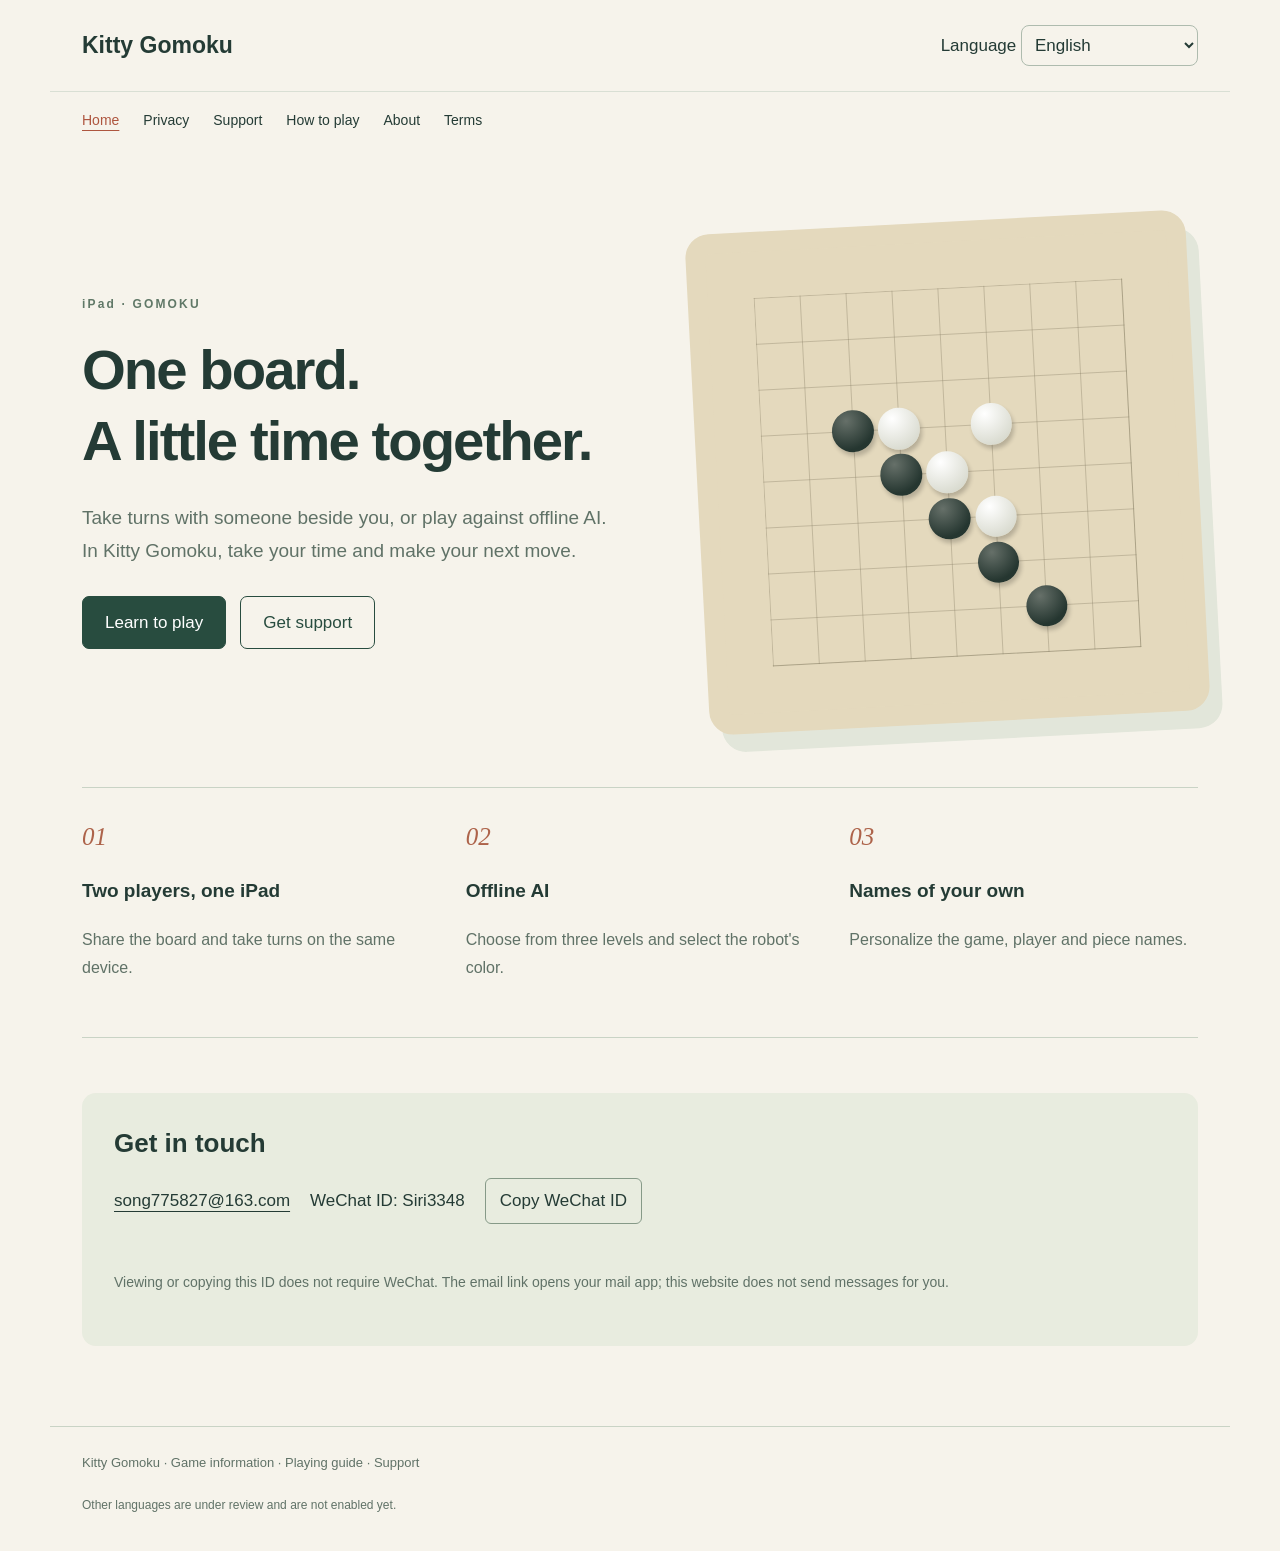
<file: index.html>
<!doctype html><html lang="zh-Hans"><head><meta charset="utf-8"><meta name="viewport" content="width=device-width,initial-scale=1"><meta name="description" content="猫咪五子棋 iPad 五子棋：游戏介绍、技术支持、玩法与隐私说明。"><meta name="referrer" content="strict-origin-when-cross-origin"><title>猫咪五子棋 · 首页</title><link rel="stylesheet" href="style.css"><script defer src="content.js?v=kitty-20261117"></script><script defer src="app.js?v=kitty-20261117"></script></head><body data-page="index"><header><a class="brand" href="index.html">猫咪五子棋</a><label><span id="language-label">语言</span> <select id="language" aria-labelledby="language-label"><option value="zh-Hans">简体中文</option><option value="en">English</option><option value="vi">Tiếng Việt</option><option value="zh-Hant" disabled>繁體中文</option><option value="ja" disabled>日本語</option><option value="hi" disabled>हिन्दी</option><option value="es" disabled>Español</option><option value="pt-BR" disabled>Português (Brasil)</option><option value="id" disabled>Bahasa Indonesia</option><option value="ko" disabled>한국어</option></select></label></header><nav aria-label="Navigation"></nav><main id="main"><h1>首页</h1><p>猫咪五子棋 · iPad 五子棋</p><noscript><p>请启用 JavaScript 查看完整多语言内容。联系：<a href="mailto:song775827@163.com">song775827@163.com</a> · WeChat ID: Siri3348</p></noscript></main><footer></footer></body></html>
</file>
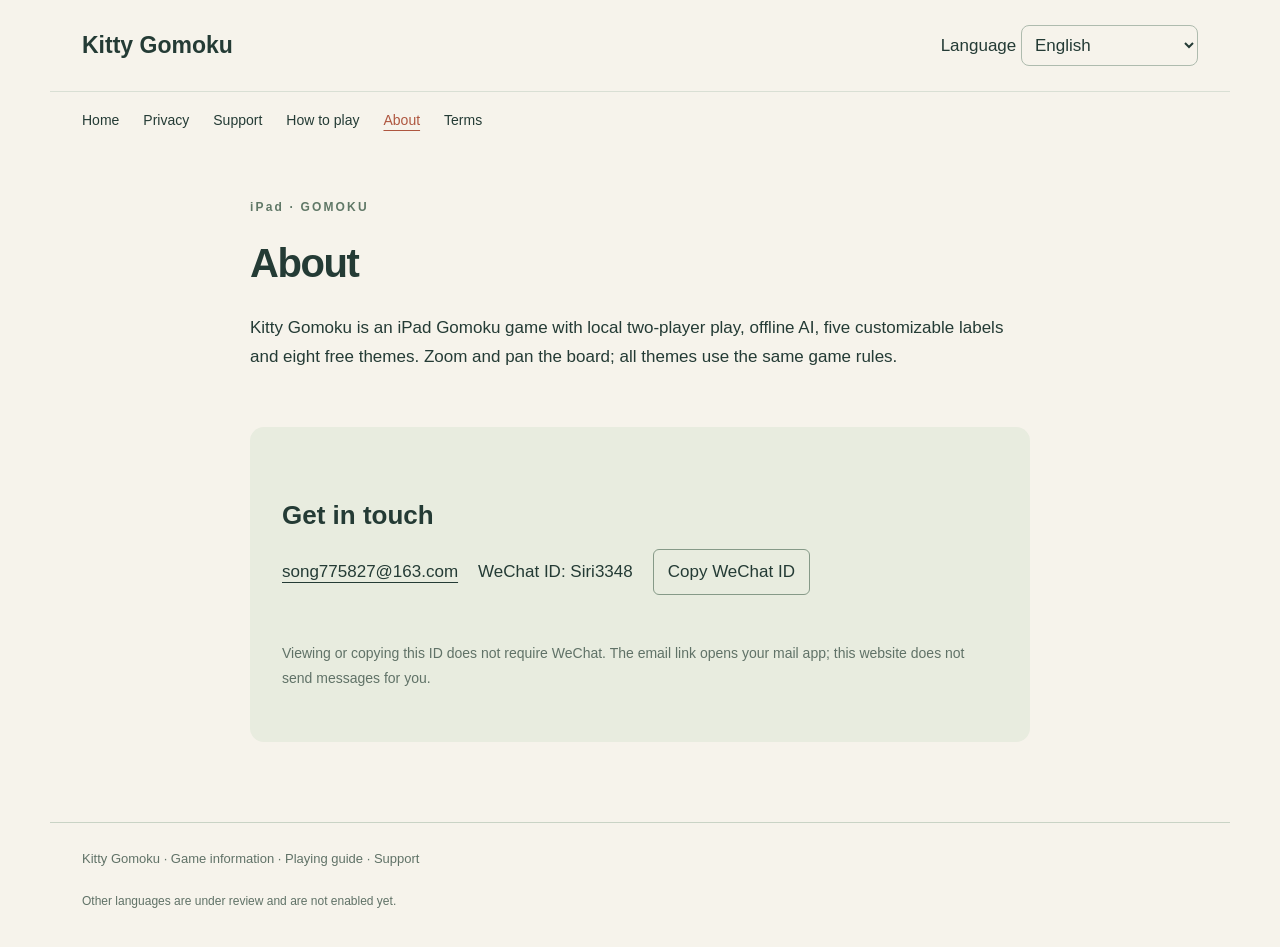
<file: about.html>
<!doctype html><html lang="zh-Hans"><head><meta charset="utf-8"><meta name="viewport" content="width=device-width,initial-scale=1"><meta name="description" content="猫咪五子棋 iPad 五子棋：游戏介绍、技术支持、玩法与隐私说明。"><meta name="referrer" content="strict-origin-when-cross-origin"><title>猫咪五子棋 · 关于游戏</title><link rel="stylesheet" href="style.css"><script defer src="content.js?v=kitty-20261119-policy"></script><script defer src="app.js?v=kitty-20261119-policy"></script></head><body data-page="about"><header><a class="brand" href="index.html">猫咪五子棋</a><label><span id="language-label">语言</span> <select id="language" aria-labelledby="language-label"><option value="zh-Hans">简体中文</option><option value="en">English</option><option value="vi">Tiếng Việt</option><option value="zh-Hant" disabled>繁體中文</option><option value="ja" disabled>日本語</option><option value="hi" disabled>हिन्दी</option><option value="es" disabled>Español</option><option value="pt-BR" disabled>Português (Brasil)</option><option value="id" disabled>Bahasa Indonesia</option><option value="ko" disabled>한국어</option></select></label></header><nav aria-label="Navigation"></nav><main id="main"><h1>关于游戏</h1><p>《猫咪五子棋》是一款为 iPad 设计的五子棋游戏，支持本机双人、离线 AI、五项文字自定义与八款免费主题。棋盘可缩放和平移，玩法始终由同一套规则驱动。</p><p><a href="mailto:song775827@163.com">song775827@163.com</a> · WeChat Siri3348</p></main><footer></footer></body></html>
</file>
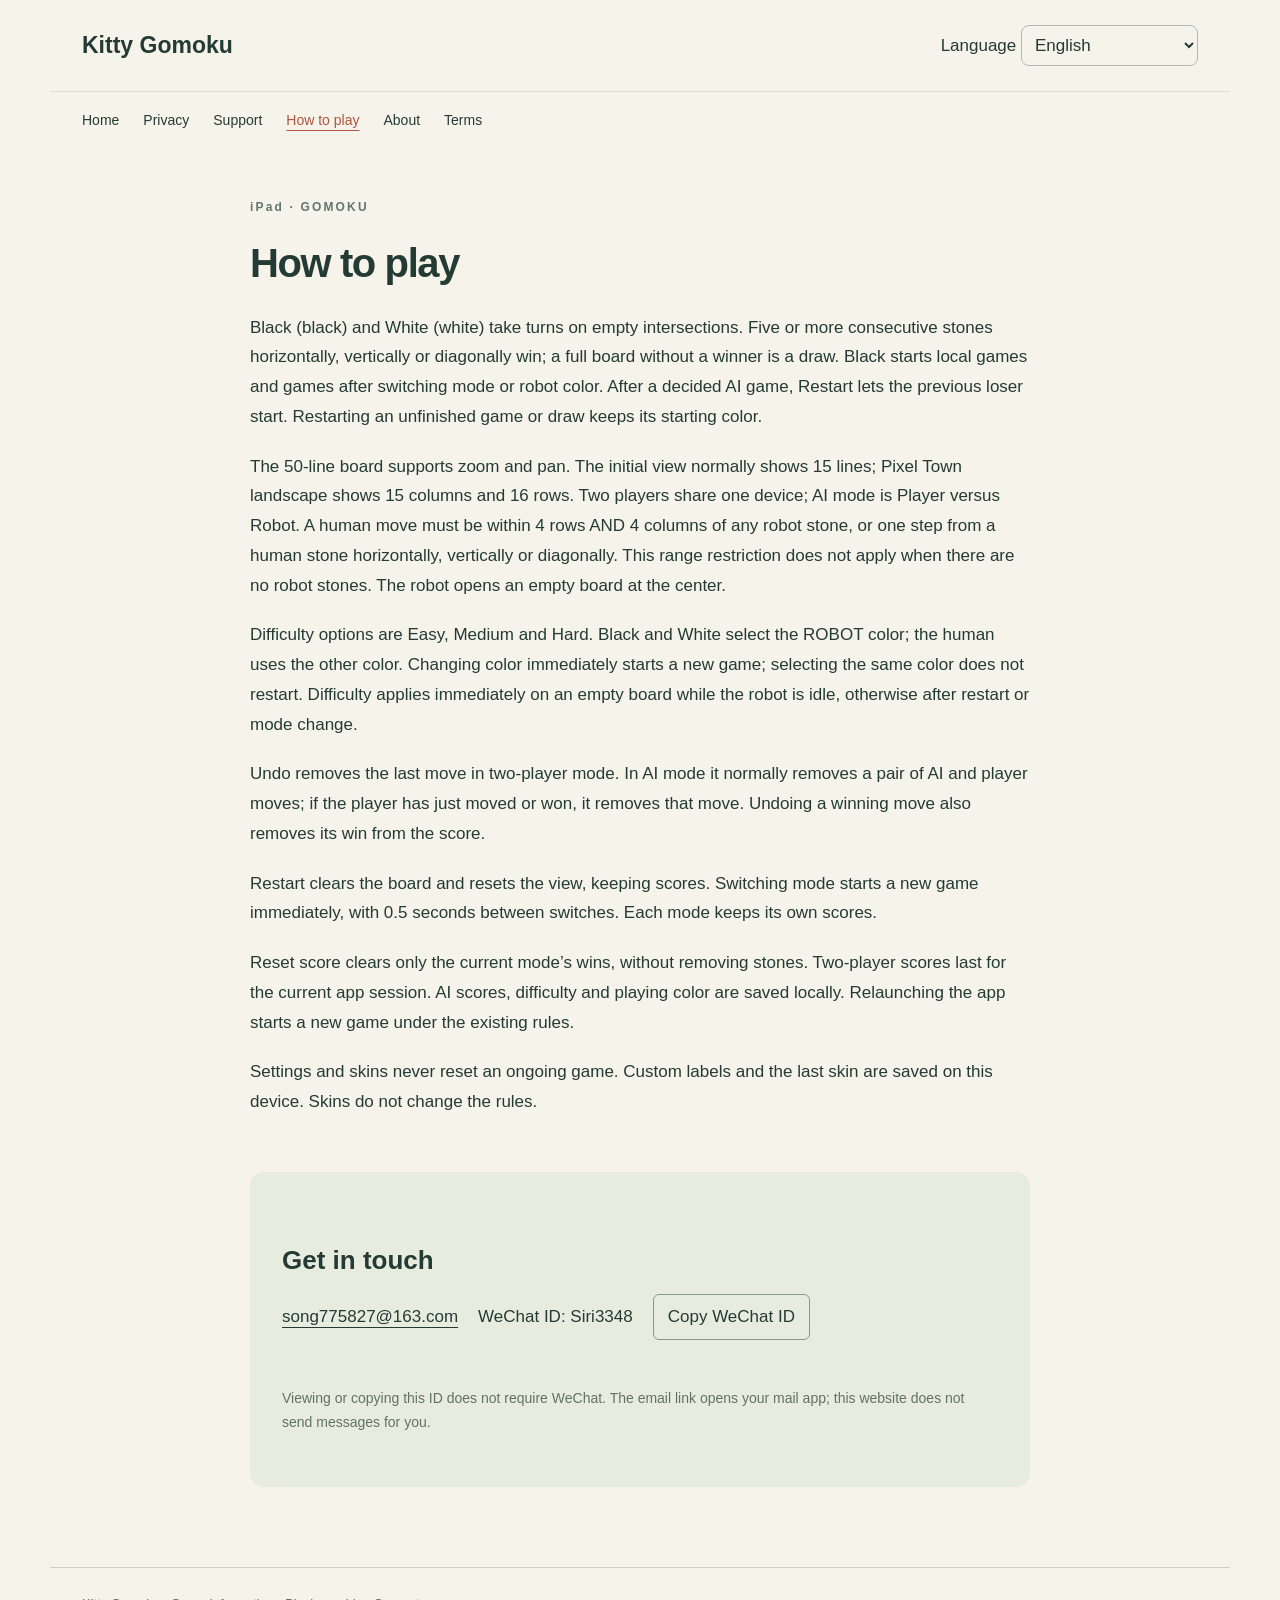
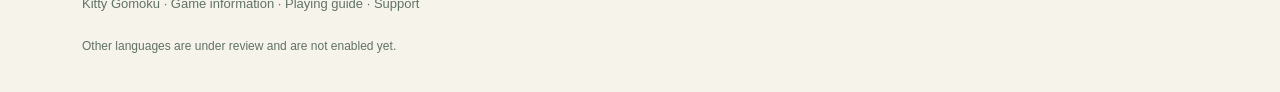
<file: how-to-play.html>
<!doctype html><html lang="zh-Hans"><head><meta charset="utf-8"><meta name="viewport" content="width=device-width,initial-scale=1"><meta name="description" content="猫咪五子棋 iPad 五子棋：游戏介绍、技术支持、玩法与隐私说明。"><meta name="referrer" content="strict-origin-when-cross-origin"><title>猫咪五子棋 · 玩法说明</title><link rel="stylesheet" href="style.css"><script defer src="content.js?v=kitty-20261119-policy"></script><script defer src="app.js?v=kitty-20261119-policy"></script></head><body data-page="how-to-play"><header><a class="brand" href="index.html">猫咪五子棋</a><label><span id="language-label">语言</span> <select id="language" aria-labelledby="language-label"><option value="zh-Hans">简体中文</option><option value="en">English</option><option value="vi">Tiếng Việt</option><option value="zh-Hant" disabled>繁體中文</option><option value="ja" disabled>日本語</option><option value="hi" disabled>हिन्दी</option><option value="es" disabled>Español</option><option value="pt-BR" disabled>Português (Brasil)</option><option value="id" disabled>Bahasa Indonesia</option><option value="ko" disabled>한국어</option></select></label></header><nav aria-label="Navigation"></nav><main id="main"><h1>玩法说明</h1><p>黑棋（黑色）与白棋（白色）轮流在空交叉点落子。横、竖或斜方向连续五枚及以上同色棋子获胜；棋盘填满且无人获胜则为平局。双人模式、切换模式或更换机器人棋色后由黑棋先手。人机对局分出胜负后，重新开始由上一局输方先手；未结束或平局重开保留该局先手。</p><p>棋盘为50路，可缩放和拖动；通常初始显示15条线，像素小镇横屏为15列、16行。双人对弈由两位玩家在同一设备交替操作。人机模式为玩家对机器人。玩家落子须与任意机器人棋子的行、列距离均不超过4格，或与己方棋子在横、竖、斜方向相邻一格；没有机器人棋子时不受此范围限制。机器人在空棋盘首手落在中心。</p><p>难度为初级、中级、困难；执黑、执白选择的是机器人的棋色，玩家使用另一色。选择不同棋色立即开始新棋局，重复选择同色不重开。难度在空棋局且机器人未思考时立即生效，否则在重新开始或切换模式后生效。</p><p>双人悔棋撤回最后一步。人机悔棋通常撤回机器人及玩家的一组落子；若玩家刚下或刚获胜，则撤回该步。撤销获胜步骤会撤销对应的本局胜场。</p><p>重新开始立即清空当前棋局并恢复默认视野，保留比分。切换模式直接开始新棋局，连续切换间隔0.5秒，两种模式比分分别保留。</p><p>比分清零只清除当前模式的胜场，不删除棋子。双人比分仅在本次运行期间保存；人机比分与难度、执棋偏好会保存在本机。应用重新启动仍按原规则进入新棋局。</p><p>设置与换肤不会重置正在进行的棋局。自定义文字与上次选择的皮肤保存在本机；换肤不影响落子规则。</p><p><a href="mailto:song775827@163.com">song775827@163.com</a> · WeChat Siri3348</p></main><footer></footer></body></html>
</file>
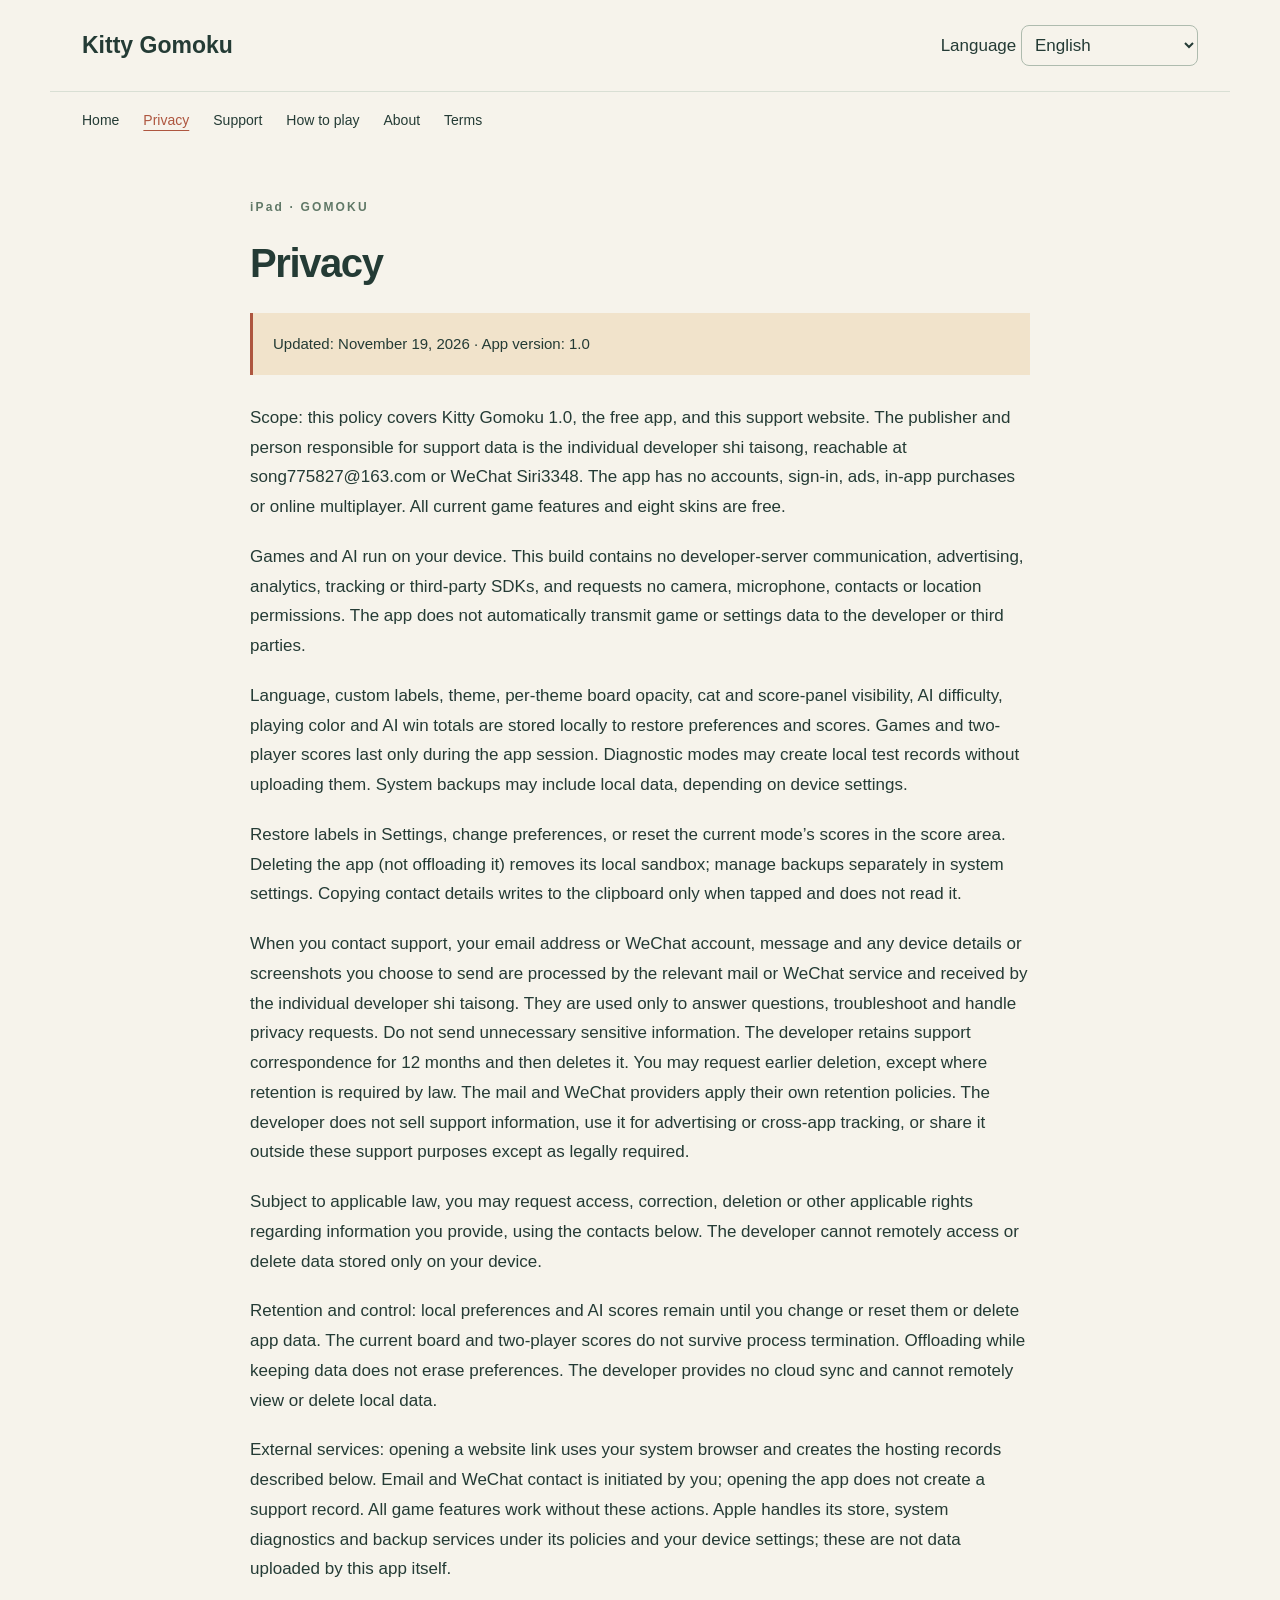
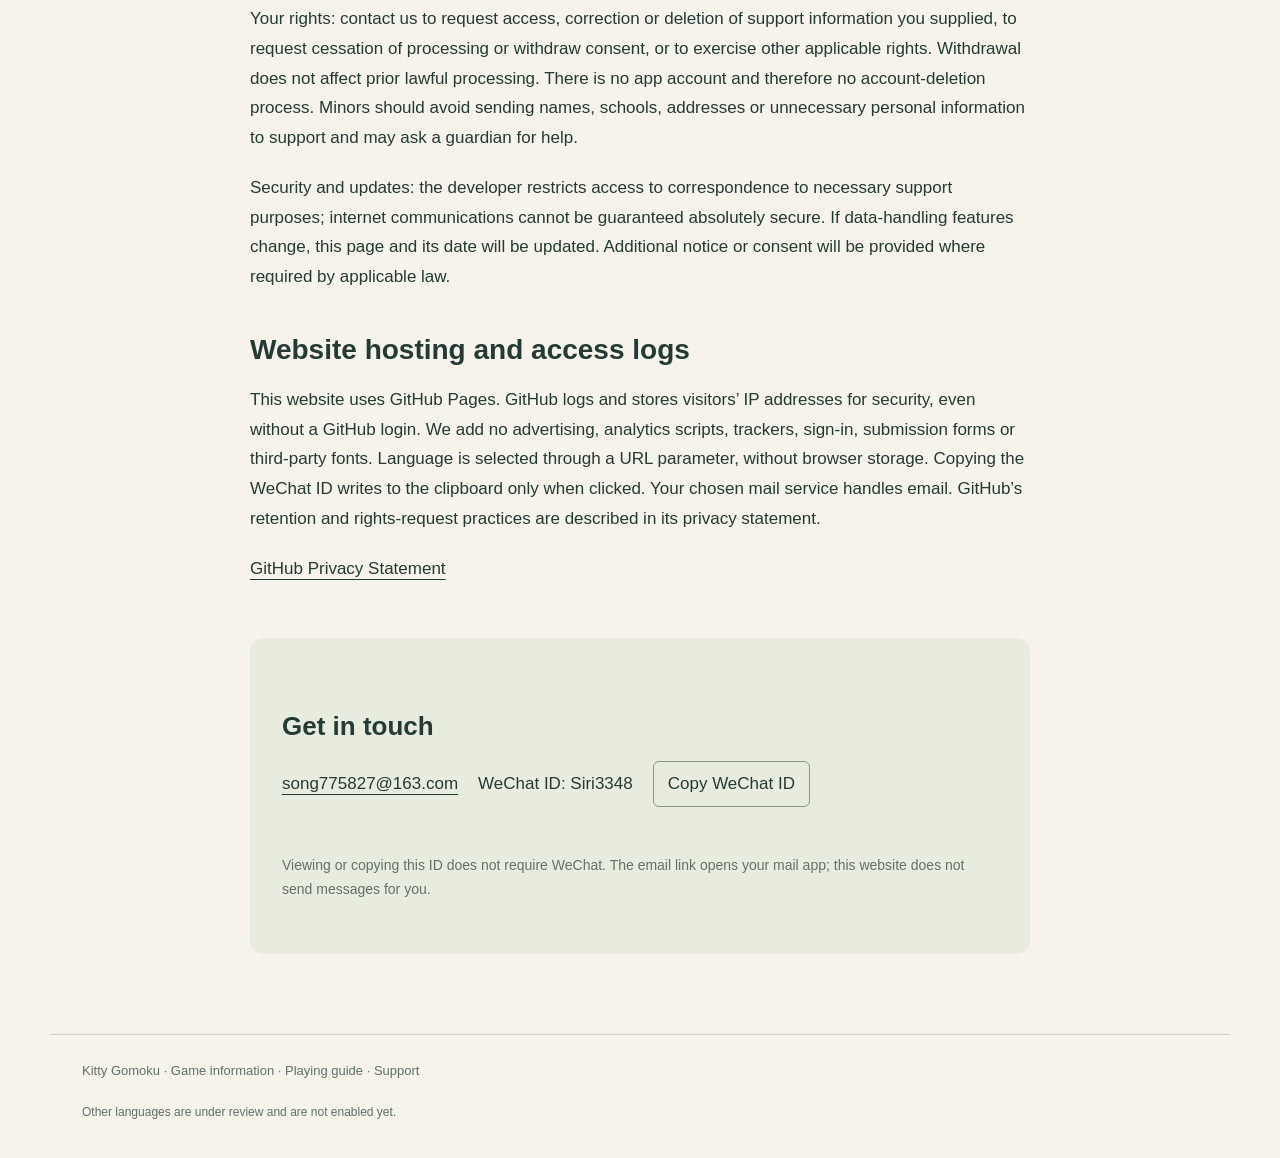
<file: privacy.html>
<!doctype html><html lang="zh-Hans"><head><meta charset="utf-8"><meta name="viewport" content="width=device-width,initial-scale=1"><meta name="description" content="猫咪五子棋 iPad 五子棋：游戏介绍、技术支持、玩法与隐私说明。"><meta name="referrer" content="strict-origin-when-cross-origin"><title>猫咪五子棋 · 隐私政策</title><link rel="stylesheet" href="style.css"><script defer src="content.js?v=kitty-20261119-policy"></script><script defer src="app.js?v=kitty-20261119-policy"></script></head><body data-page="privacy"><header><a class="brand" href="index.html">猫咪五子棋</a><label><span id="language-label">语言</span> <select id="language" aria-labelledby="language-label"><option value="zh-Hans">简体中文</option><option value="en">English</option><option value="vi">Tiếng Việt</option><option value="zh-Hant" disabled>繁體中文</option><option value="ja" disabled>日本語</option><option value="hi" disabled>हिन्दी</option><option value="es" disabled>Español</option><option value="pt-BR" disabled>Português (Brasil)</option><option value="id" disabled>Bahasa Indonesia</option><option value="ko" disabled>한국어</option></select></label></header><nav aria-label="Navigation"></nav><main id="main"><h1>隐私政策</h1><p>适用范围：本政策适用于《猫咪五子棋》1.0 免费版及本支持网站。App 的发布者及客服数据负责人为个人开发者 shi taisong，联系邮箱 song775827@163.com，微信 Siri3348。App 无账号、登录、广告、内购或在线对战。所有现有游戏功能和八款皮肤免费。</p><p>本版本的对局与 AI 在设备上运行，代码未包含开发者服务器通信、广告、分析、跟踪或第三方 SDK，也不申请相机、麦克风、联系人或位置权限。App 不自动向开发者或第三方传输游戏及设置数据。</p><p>本机保存语言、自定义名称、皮肤、各皮肤棋盘透明度、猫咪与比分面板开关、AI 难度与执棋颜色及人机胜局，用于恢复偏好和比分。棋局和双人比分仅保留在当前运行期间；诊断模式可生成本地测试记录，不自动上传。系统备份可能包含本机数据，由设备的备份设置控制。</p><p>可在设置中恢复文字、切换偏好，在比分区清零当前模式比分；删除 App（不是卸载保留数据）可清除本机沙盒，备份需另行在系统中管理。复制联系方式只在点击时写入剪贴板，不读取剪贴板。</p><p>主动联系客服时，你的邮箱地址或微信账号、消息内容及你选择发送的设备信息、截图由相应邮件或微信服务处理，并由个人开发者 shi taisong 接收，仅用于回答问题、排查故障和处理隐私请求。请勿提供不必要的敏感信息。开发者保留客服通信 12 个月，到期删除；你也可提前请求删除，法律要求保留的部分除外。邮件或微信服务商自己的保存规则由其政策规定。开发者不出售客服信息，不将其用于广告或跨应用追踪；不会为上述支持用途之外向他人共享，法律要求的披露除外。</p><p>根据适用法律，你可请求查阅、更正、删除所提供的个人信息或行使其他适用权利。请通过下列联系方式提出请求；开发者无法远程读取或删除仅保存在设备上的数据。</p><p>保存期限与控制：本机偏好和人机比分保留至你修改、清零或删除 App 数据；当前棋局与双人比分在进程结束后不保留。卸载但保留数据不会清除偏好。开发者不提供云同步，也无法远程查看或删除本机数据。</p><p>外部服务：点击网站链接会由系统浏览器访问本网站，产生下述托管访问记录；发送邮件或使用微信由你主动进行，不会因打开 App 自动建立客服记录。无需这些操作也可使用全部游戏功能。Apple 的商店、系统诊断和备份服务由 Apple 按其政策及你的设备设置处理；它们不属于本 App 自行上传的数据。</p><p>用户权利：你可以通过上述联系方式申请查阅、更正、删除你提交的客服信息，或提出停止处理、撤回同意及其他适用权利请求。撤回不影响此前合法处理。没有 App 账号，因此没有账号注销流程。未成年人联系支持时请避免发送姓名、学校、地址或其他不必要个人信息，可请监护人协助。</p><p>安全与更新：开发者限制客服信息访问，用于必要支持；互联网通信无法保证绝对安全。涉及数据处理的功能变化时，本页面会更新日期和政策，依法需要另行告知或取得同意时再行办理。</p><p>本网站使用 GitHub Pages。GitHub 为安全目的记录并保存访问者 IP 地址，即使访问者没有登录 GitHub。本网站未添加广告、统计脚本、追踪器、登录、提交表单或第三方字体；语言由页面 URL 参数选择，不写入浏览器存储。复制微信号仅在点击时写入剪贴板。邮件由你选择的邮件服务处理。GitHub 的保存期限与权利请求方式以其隐私声明为准。</p><p><a href="mailto:song775827@163.com">song775827@163.com</a> · WeChat Siri3348</p></main><footer></footer></body></html>
</file>
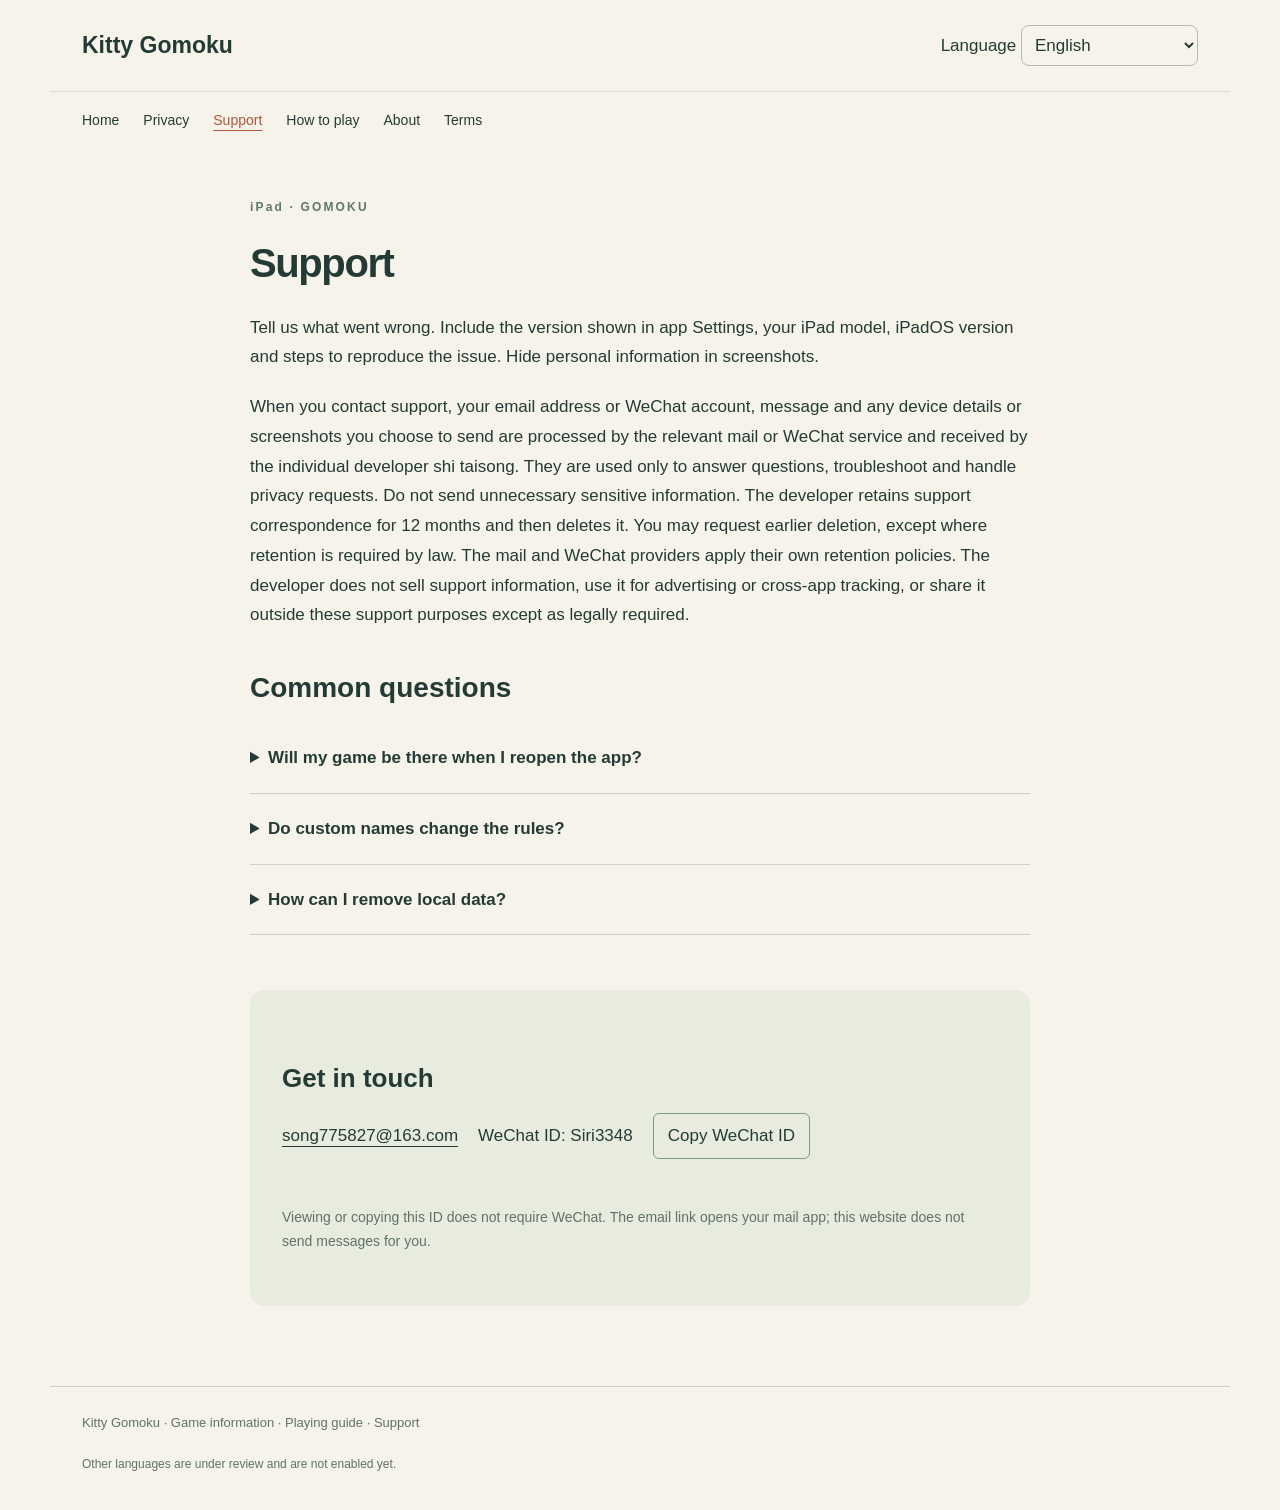
<file: support.html>
<!doctype html><html lang="zh-Hans"><head><meta charset="utf-8"><meta name="viewport" content="width=device-width,initial-scale=1"><meta name="description" content="猫咪五子棋 iPad 五子棋：游戏介绍、技术支持、玩法与隐私说明。"><meta name="referrer" content="strict-origin-when-cross-origin"><title>猫咪五子棋 · 技术支持</title><link rel="stylesheet" href="style.css"><script defer src="content.js?v=kitty-20261119-policy"></script><script defer src="app.js?v=kitty-20261119-policy"></script></head><body data-page="support"><header><a class="brand" href="index.html">猫咪五子棋</a><label><span id="language-label">语言</span> <select id="language" aria-labelledby="language-label"><option value="zh-Hans">简体中文</option><option value="en">English</option><option value="vi">Tiếng Việt</option><option value="zh-Hant" disabled>繁體中文</option><option value="ja" disabled>日本語</option><option value="hi" disabled>हिन्दी</option><option value="es" disabled>Español</option><option value="pt-BR" disabled>Português (Brasil)</option><option value="id" disabled>Bahasa Indonesia</option><option value="ko" disabled>한국어</option></select></label></header><nav aria-label="Navigation"></nav><main id="main"><h1>技术支持</h1><p>联系与支持</p><p><a href="mailto:song775827@163.com">song775827@163.com</a> · WeChat Siri3348</p></main><footer></footer></body></html>
</file>
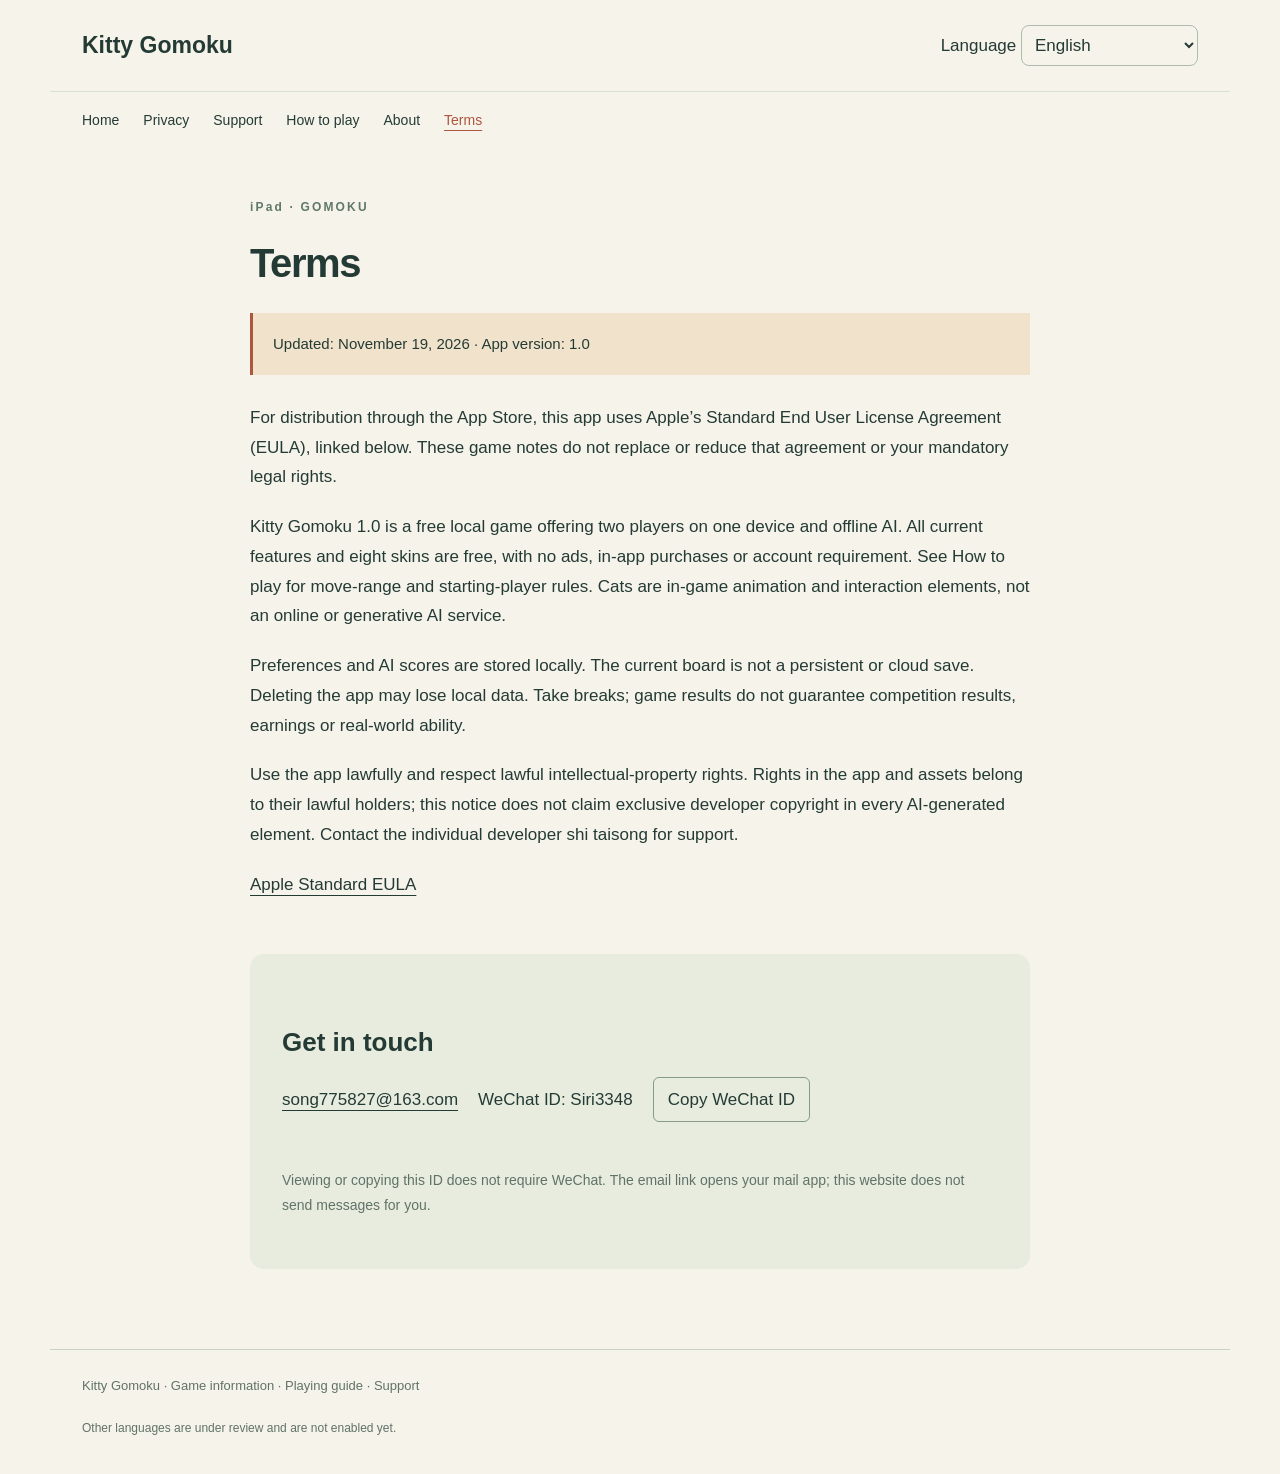
<file: terms.html>
<!doctype html><html lang="zh-Hans"><head><meta charset="utf-8"><meta name="viewport" content="width=device-width,initial-scale=1"><meta name="description" content="猫咪五子棋 iPad 五子棋：游戏介绍、技术支持、玩法与隐私说明。"><meta name="referrer" content="strict-origin-when-cross-origin"><title>猫咪五子棋 · 使用条款</title><link rel="stylesheet" href="style.css"><script defer src="content.js?v=kitty-20261119-policy"></script><script defer src="app.js?v=kitty-20261119-policy"></script></head><body data-page="terms"><header><a class="brand" href="index.html">猫咪五子棋</a><label><span id="language-label">语言</span> <select id="language" aria-labelledby="language-label"><option value="zh-Hans">简体中文</option><option value="en">English</option><option value="vi">Tiếng Việt</option><option value="zh-Hant" disabled>繁體中文</option><option value="ja" disabled>日本語</option><option value="hi" disabled>हिन्दी</option><option value="es" disabled>Español</option><option value="pt-BR" disabled>Português (Brasil)</option><option value="id" disabled>Bahasa Indonesia</option><option value="ko" disabled>한국어</option></select></label></header><nav aria-label="Navigation"></nav><main id="main"><h1>使用条款</h1><p>本 App 通过 App Store 分发时采用 Apple 标准最终用户许可协议（Standard EULA）。下方链接为完整条款；本页游戏说明不替代或削减该协议及适用法律中的用户权利。</p><p>《猫咪五子棋》1.0 为免费本地游戏，包含同屏双人和离线人机模式；全部现有功能与八款皮肤免费，无广告和内购，不需要账号。玩法、落子范围和先手规则见玩法说明。猫咪为游戏内动画与互动元素，不代表联网或生成式 AI 服务。</p><p>偏好与人机比分保存在本机；当前棋局不作持久化或云端存档。删除 App 可能丢失本机数据。请适度游戏，勿将游戏成绩视为任何竞赛、收益或现实能力保证。</p><p>请依法使用并尊重合法知识产权。应用及素材的权利归依法享有权利的主体所有；本说明不宣称开发者独占所有 AI 生成元素的著作权。疑问或问题请联系个人开发者 shi taisong。</p><p><a href="mailto:song775827@163.com">song775827@163.com</a> · WeChat Siri3348</p><p><a href="https://www.apple.com/legal/internet-services/itunes/dev/stdeula/">Apple Standard EULA</a></p></main><footer></footer></body></html>
</file>
<file: style.css>
*{box-sizing:border-box}body{margin:0;background:#f6f3eb;color:#243b35;font:17px/1.75 -apple-system,BlinkMacSystemFont,"Segoe UI",sans-serif}a{color:inherit;text-underline-offset:5px}button,select{font:inherit;color:inherit}button,a,select{-webkit-tap-highlight-color:transparent}button:focus-visible,a:focus-visible,select:focus-visible{outline:3px solid #a7533a;outline-offset:5px}header{max-width:1180px;margin:auto;padding:25px 32px;display:flex;align-items:center;justify-content:space-between;gap:20px;border-bottom:1px solid #d9dfd4}.brand{text-decoration:none;font-size:23px;font-weight:700;white-space:nowrap}.heart{color:#b75f48}select{max-width:190px;background:transparent;border:1px solid #aebbae;border-radius:8px;padding:9px}nav{max-width:1180px;margin:auto;padding:16px 32px;display:flex;gap:24px;flex-wrap:wrap;font-size:14px}nav a{text-decoration:none}nav a[aria-current=page]{color:#ae563f;text-decoration:underline}main{max-width:1180px;margin:auto;padding:48px 32px 80px}.hero{display:grid;grid-template-columns:1.1fr 1fr;align-items:center;gap:64px;padding:25px 0 65px}.eyebrow{font-size:12px;letter-spacing:.18em;font-weight:700;color:#607867}h1{font-size:clamp(36px,4.4vw,62px);font-weight:650;line-height:1.25;letter-spacing:-.035em;white-space:pre-line;margin:20px 0 25px}h2{font-size:28px;line-height:1.4;margin:0 0 16px}h3{font-size:19px}p{margin:0 0 20px;overflow-wrap:anywhere}.intro{max-width:530px;font-size:19px;color:#607267}.actions{display:flex;gap:14px;flex-wrap:wrap;margin-top:28px}.button{display:inline-block;background:#284c3f;color:#fff;text-decoration:none;border:1px solid #284c3f;padding:11px 22px;border-radius:7px;cursor:pointer}.button.secondary{background:transparent;color:#284c3f}.board-art{aspect-ratio:1;background:#e4d9bd;border:20px solid #e4d9bd;border-radius:24px;box-shadow:12px 18px 0 #e2e6da;position:relative;transform:rotate(-3deg)}.grid{position:absolute;inset:10%;background-image:linear-gradient(#8d846a66 1px,transparent 1px),linear-gradient(90deg,#8d846a66 1px,transparent 1px);background-size:12.5% 12.5%;border-right:1px solid #8d846a66;border-bottom:1px solid #8d846a66}.stone{position:absolute;width:9%;aspect-ratio:1;border-radius:50%;background:radial-gradient(circle at 35% 25%,#667069,#253630 70%);box-shadow:2px 4px 4px #0003;transform:translate(-50%,-50%)}.stone.white{background:radial-gradient(circle at 35% 25%,#fff,#d3d5c8 90%)}.features{display:grid;grid-template-columns:repeat(3,1fr);gap:35px;padding:35px 0;border-top:1px solid #c9d3c5;border-bottom:1px solid #c9d3c5}.feature-number{font:italic 25px Georgia;color:#ad634a}.features p{font-size:16px;color:#607267}.contact{margin-top:55px;padding:32px;background:#e8ecdf;border-radius:14px}.contact h2{font-size:26px}.contact-links{display:flex;align-items:center;gap:20px;flex-wrap:wrap}.contact button{border:1px solid #869a88;background:transparent;padding:7px 14px;border-radius:6px;cursor:pointer}.muted{font-size:14px;color:#607267}.article{max-width:780px;margin:auto}.article h1{font-size:40px}.article h2{margin-top:38px}.notice{padding:18px 20px;background:#f1e3cb;border-left:3px solid #ae563f;margin-bottom:28px;font-size:15px}.article p{white-space:pre-line}details{padding:20px 0;border-bottom:1px solid #c9d3c5}summary{cursor:pointer;font-weight:600}details p{padding-top:16px}footer{max-width:1180px;margin:auto;border-top:1px solid #c9d3c5;padding:25px 32px;color:#607267;font-size:13px}.status{min-height:26px;font-size:14px}.pending{font-size:12px;margin:10px 0;color:#607267}@media(max-width:700px){header{padding:20px;flex-wrap:wrap}.brand{font-size:21px}nav{padding:12px 20px;gap:12px 18px}main{padding:25px 20px 50px}.hero{grid-template-columns:1fr;gap:35px;padding:10px 0 45px}.board-art{max-width:350px;width:90%;margin:auto}.features{grid-template-columns:1fr;gap:10px}.contact{padding:23px}.contact-links{gap:12px}.article h1{font-size:34px}footer{padding:20px}}@media(prefers-reduced-motion:reduce){*{scroll-behavior:auto}}
</file>
